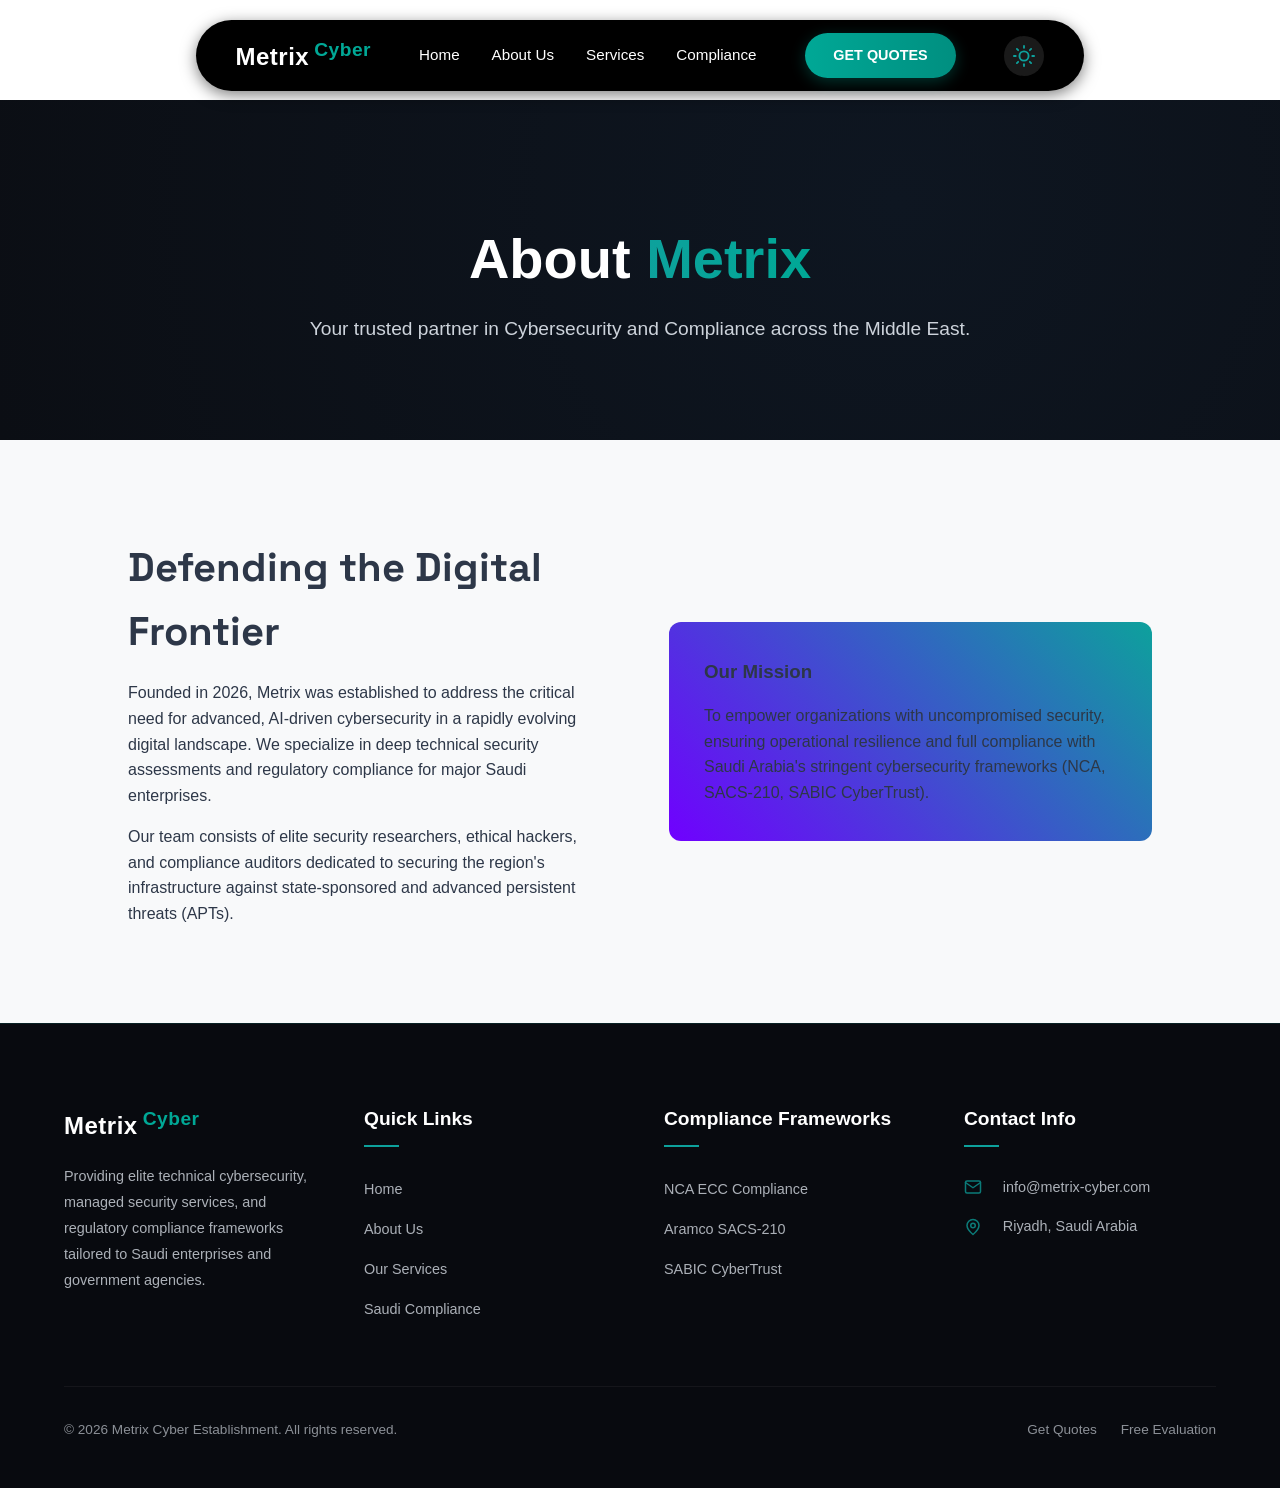
<file: about.html>
<!DOCTYPE html>
<html lang="en">
<head>
    <meta charset="UTF-8">
    <meta name="viewport" content="width=device-width, initial-scale=1.0">
    <title>About Us - Metrix Cyber | Corporate Cybersecurity Experts Saudi Arabia</title>
    <meta name="description" content="Discover Metrix Cyber, a premier Saudi cybersecurity firm based in Riyadh. Our team of elite security researchers, ethical hackers, and auditors are dedicated to defending the digital frontier.">
    <meta name="keywords" content="about metrix cyber, cybersecurity establishment riyadh, security researchers saudi arabia, ethical hackers ksa, compliance auditors middle east">
    <meta name="robots" content="index, follow">
    <link rel="canonical" href="https://metrix-cyber.com/about.html">

    <!-- Open Graph -->
    <meta property="og:type" content="website">
    <meta property="og:url" content="https://metrix-cyber.com/about.html">
    <meta property="og:title" content="About Us - Metrix Cyber | Corporate Cybersecurity Experts Saudi Arabia">
    <meta property="og:description" content="Learn about Metrix Cyber. Empowering Saudi Arabian organizations with elite cybersecurity assessments, ethical hacking, and regulatory compliance auditing.">
    <meta property="og:image" content="https://metrix-cyber.com/logo.png">

    <link rel="icon" type="image/png" href="logo.png">
    <link href="https://fonts.googleapis.com/css2?family=Outfit:wght@300;400;600;800&family=Space+Grotesk:wght@400;700&display=swap" rel="stylesheet">
    <link rel="stylesheet" href="style.css?v=2">
</head>
<body>

    <header class="header" id="header">
        <div class="container header-container">
            <div class="logo">
                <span class="logo-text">Metrix</span><span class="logo-icon">Cyber</span>
            </div>
            <nav class="nav">
                <a href="index.html">Home</a>
                <a href="index.html#about">About Us</a>
                <a href="services.html">Services</a>
                <a href="compliance.html">Compliance</a>
            </nav>
            <a href="index.html#contact" class="btn primary-btn">GET QUOTES</a>
            <button class="dark-mode-toggle" id="dark-mode-toggle" aria-label="Toggle dark mode">
                <svg class="icon-sun" xmlns="http://www.w3.org/2000/svg" viewBox="0 0 24 24" fill="none" stroke="#0da19c" stroke-width="2" stroke-linecap="round" stroke-linejoin="round"><circle cx="12" cy="12" r="5"/><line x1="12" y1="1" x2="12" y2="3"/><line x1="12" y1="21" x2="12" y2="23"/><line x1="4.22" y1="4.22" x2="5.64" y2="5.64"/><line x1="18.36" y1="18.36" x2="19.78" y2="19.78"/><line x1="1" y1="12" x2="3" y2="12"/><line x1="21" y1="12" x2="23" y2="12"/><line x1="4.22" y1="19.78" x2="5.64" y2="18.36"/><line x1="18.36" y1="5.64" x2="19.78" y2="4.22"/></svg>
                <svg class="icon-moon" xmlns="http://www.w3.org/2000/svg" viewBox="0 0 24 24" fill="none" stroke="#0da19c" stroke-width="2" stroke-linecap="round" stroke-linejoin="round"><path d="M21 12.79A9 9 0 1 1 11.21 3 7 7 0 0 0 21 12.79z"/></svg>
            </button>
        </div>
    </header>

    <main class="page-content">
        <section class="page-hero">
            <h1>About <span class="gradient-text">Metrix</span></h1>
            <p>Your trusted partner in Cybersecurity and Compliance across the Middle East.</p>
        </section>

        <section class="compliance-section" style="display:flex; gap: 4rem; align-items:center;">
            <div style="flex:1;">
                <h2 style="font-family: 'Space Grotesk'; font-size: 2.5rem; margin-bottom: 1rem;">Defending the Digital Frontier</h2>
                <p style="color: var(--text-muted); margin-bottom: 1rem;">Founded in 2026, Metrix was established to address the critical need for advanced, AI-driven cybersecurity in a rapidly evolving digital landscape. We specialize in deep technical security assessments and regulatory compliance for major Saudi enterprises.</p>
                <p style="color: var(--text-muted);">Our team consists of elite security researchers, ethical hackers, and compliance auditors dedicated to securing the region's infrastructure against state-sponsored and advanced persistent threats (APTs).</p>
            </div>
            <div style="flex:1; background: linear-gradient(45deg, #7000ff, #0da19c); padding: 3px; border-radius: 12px;">
                <div style="background: var(--bg-dark); height: 100%; border-radius: 9px; padding: 2rem; display: flex; flex-direction: column; justify-content: center;">
                    <h3 style="color: var(--accent-1); margin-bottom: 1rem;">Our Mission</h3>
                    <p style="color: var(--text-muted);">To empower organizations with uncompromised security, ensuring operational resilience and full compliance with Saudi Arabia's stringent cybersecurity frameworks (NCA, SACS-210, SABIC CyberTrust).</p>
                </div>
            </div>
        </section>
    </main>

    <!-- Footer -->
    <footer class="footer">
        <div class="container">
            <div class="footer-grid">
                <div class="footer-col footer-about">
                    <div class="logo">
                        <span class="logo-text" style="color: var(--white);">Metrix</span><span class="logo-icon">Cyber</span>
                    </div>
                    <p style="margin-top: 1rem;">Providing elite technical cybersecurity, managed security services, and regulatory compliance frameworks tailored to Saudi enterprises and government agencies.</p>
                </div>
                <div class="footer-col">
                    <h3>Quick Links</h3>
                    <ul class="footer-links-list">
                        <li><a href="index.html">Home</a></li>
                        <li><a href="about.html">About Us</a></li>
                        <li><a href="services.html">Our Services</a></li>
                        <li><a href="compliance.html">Saudi Compliance</a></li>
                    </ul>
                </div>
                <div class="footer-col">
                    <h3>Compliance Frameworks</h3>
                    <ul class="footer-links-list">
                        <li><a href="compliance.html#nca">NCA ECC Compliance</a></li>
                        <li><a href="compliance.html#aramco">Aramco SACS-210</a></li>
                        <li><a href="compliance.html#sabic">SABIC CyberTrust</a></li>
                    </ul>
                </div>
                <div class="footer-col">
                    <h3>Contact Info</h3>
                    <ul class="footer-contact-info">
                        <li style="color: var(--text-light); opacity: 0.75; font-size: 0.9rem;">
                            <svg width="18" height="18" viewBox="0 0 24 24" fill="none" stroke="currentColor" stroke-width="2" stroke-linecap="round" stroke-linejoin="round" style="margin-right: 0.5rem; color: var(--accent-cyan);"><path d="M4 4h16c1.1 0 2 .9 2 2v12c0 1.1-.9 2-2 2H4c-1.1 0-2-.9-2-2V6c0-1.1.9-2 2-2z"></path><polyline points="22,6 12,13 2,6"></polyline></svg>
                            info@metrix-cyber.com
                        </li>
                        <li style="color: var(--text-light); opacity: 0.75; font-size: 0.9rem;">
                            <svg width="18" height="18" viewBox="0 0 24 24" fill="none" stroke="currentColor" stroke-width="2" stroke-linecap="round" stroke-linejoin="round" style="margin-right: 0.5rem; color: var(--accent-cyan);"><path d="M12 2a8 8 0 0 0-8 8c0 5.25 8 12 8 12s8-6.75 8-12a8 8 0 0 0-8-8z"></path><circle cx="12" cy="10" r="3"></circle></svg>
                            Riyadh, Saudi Arabia
                        </li>
                    </ul>
                </div>
            </div>
            <div class="footer-bottom">
                <p>&copy; 2026 Metrix Cyber Establishment. All rights reserved.</p>
                <div class="footer-bottom-links">
                    <a href="index.html#contact">Get Quotes</a>
                    <a href="compliance.html#evaluation">Free Evaluation</a>
                </div>
            </div>
        </div>
    </footer>

    <script src="script.js?v=2"></script>

</body>
</html>
</file>
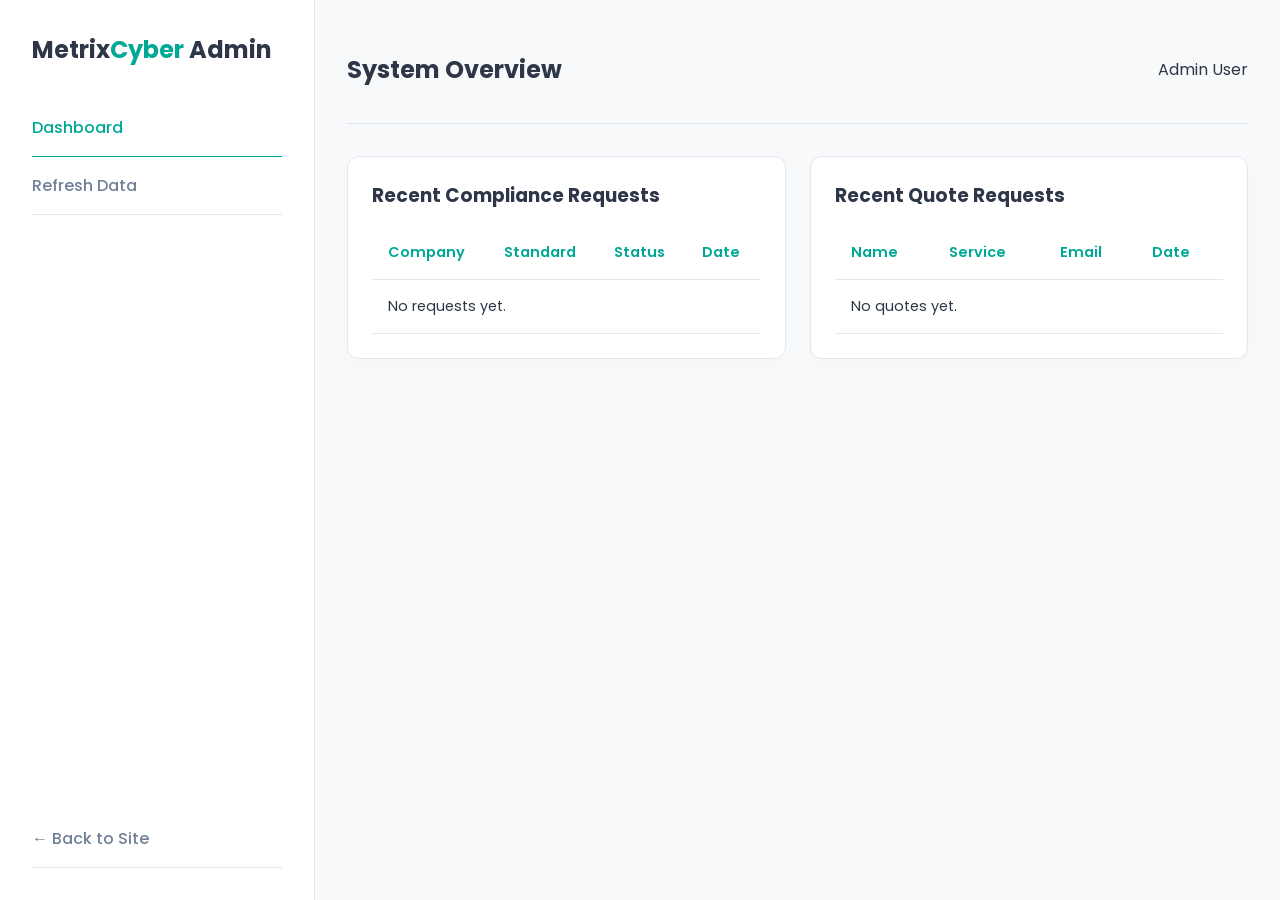
<file: admin.html>
<!DOCTYPE html>
<html lang="en">
<head>
    <meta charset="UTF-8">
    <meta name="viewport" content="width=device-width, initial-scale=1.0">
    <title>Admin Dashboard - Metrix Cyber</title>
    <link rel="icon" type="image/png" href="logo.png">
    <link href="https://fonts.googleapis.com/css2?family=Poppins:wght@300;400;500;600;700&display=swap" rel="stylesheet">
    <style>
        :root {
            --bg-light: #F8F9FA;
            --panel-bg: #FFFFFF;
            --text-main: #2D3748;
            --accent-1: #00A896;
            --border-color: #E2E8F0;
        }
        body { margin: 0; background: var(--bg-light); color: var(--text-main); font-family: 'Poppins', sans-serif; display: flex; height: 100vh; overflow: hidden; }
        .sidebar { width: 250px; background: var(--panel-bg); border-right: 1px solid var(--border-color); padding: 2rem; display: flex; flex-direction: column; }
        .logo { font-size: 1.5rem; font-weight: 700; margin-bottom: 2rem; color: var(--text-main); }
        .logo span { color: var(--accent-1); }
        .nav-item { padding: 1rem 0; color: #718096; text-decoration: none; border-bottom: 1px solid var(--border-color); transition: 0.3s; font-weight: 500; }
        .nav-item:hover, .nav-item.active { color: var(--accent-1); border-bottom-color: var(--accent-1); }
        .main-content { flex: 1; padding: 2rem; overflow-y: auto; }
        .header-top { display: flex; justify-content: space-between; align-items: center; border-bottom: 1px solid var(--border-color); padding-bottom: 1rem; margin-bottom: 2rem; }
        .card-grid { display: grid; grid-template-columns: repeat(auto-fit, minmax(400px, 1fr)); gap: 1.5rem; }
        .card { background: var(--panel-bg); padding: 1.5rem; border-radius: 12px; border: 1px solid var(--border-color); box-shadow: 0 4px 15px rgba(0,0,0,0.02); }
        .card h3 { color: var(--text-main); margin-top: 0; margin-bottom: 1rem; }
        table { width: 100%; border-collapse: collapse; }
        th, td { padding: 1rem; text-align: left; border-bottom: 1px solid var(--border-color); font-size: 0.9rem; }
        th { color: var(--accent-1); font-weight: 600; }
        .btn { background: var(--accent-1); color: white; border: none; padding: 0.5rem 1rem; border-radius: 4px; cursor: pointer; font-family: 'Poppins', sans-serif; }
    </style>
</head>
<body>
    <div class="sidebar">
        <div class="logo">Metrix<span>Cyber</span> Admin</div>
        <a href="#" class="nav-item active">Dashboard</a>
        <a href="#" class="nav-item" onclick="loadData()">Refresh Data</a>
        <a href="index.html" class="nav-item" style="margin-top: auto;">← Back to Site</a>
    </div>
    <div class="main-content">
        <div class="header-top">
            <h2>System Overview</h2>
            <div>Admin User</div>
        </div>
        
        <div class="card-grid">
            <div class="card">
                <h3>Recent Compliance Requests</h3>
                <table>
                    <thead><tr><th>Company</th><th>Standard</th><th>Status</th><th>Date</th></tr></thead>
                    <tbody id="compliance-table">
                        <!-- Loaded via JS -->
                    </tbody>
                </table>
            </div>
            
            <div class="card">
                <h3>Recent Quote Requests</h3>
                <table>
                    <thead><tr><th>Name</th><th>Service</th><th>Email</th><th>Date</th></tr></thead>
                    <tbody id="quotes-table">
                        <!-- Loaded via JS -->
                    </tbody>
                </table>
            </div>
        </div>
    </div>

    <script>
        const loadData = () => {
            // Load Compliance
            const compTable = document.getElementById('compliance-table');
            const compData = JSON.parse(localStorage.getItem('complianceRequests')) || [];
            compTable.innerHTML = compData.length === 0 ? '<tr><td colspan="4">No requests yet.</td></tr>' : 
                compData.map(d => `<tr><td>${d.company}</td><td>${d.standard}</td><td>${d.status}</td><td>${d.date}</td></tr>`).join('');

            // Load Quotes
            const quoteTable = document.getElementById('quotes-table');
            const quoteData = JSON.parse(localStorage.getItem('quoteRequests')) || [];
            quoteTable.innerHTML = quoteData.length === 0 ? '<tr><td colspan="4">No quotes yet.</td></tr>' : 
                quoteData.map(d => `<tr><td>${d.name}</td><td>${d.service}</td><td>${d.email}</td><td>${d.date}</td></tr>`).join('');
        };

        // Load on start
        document.addEventListener('DOMContentLoaded', loadData);
    </script>
</body>
</html>
</file>
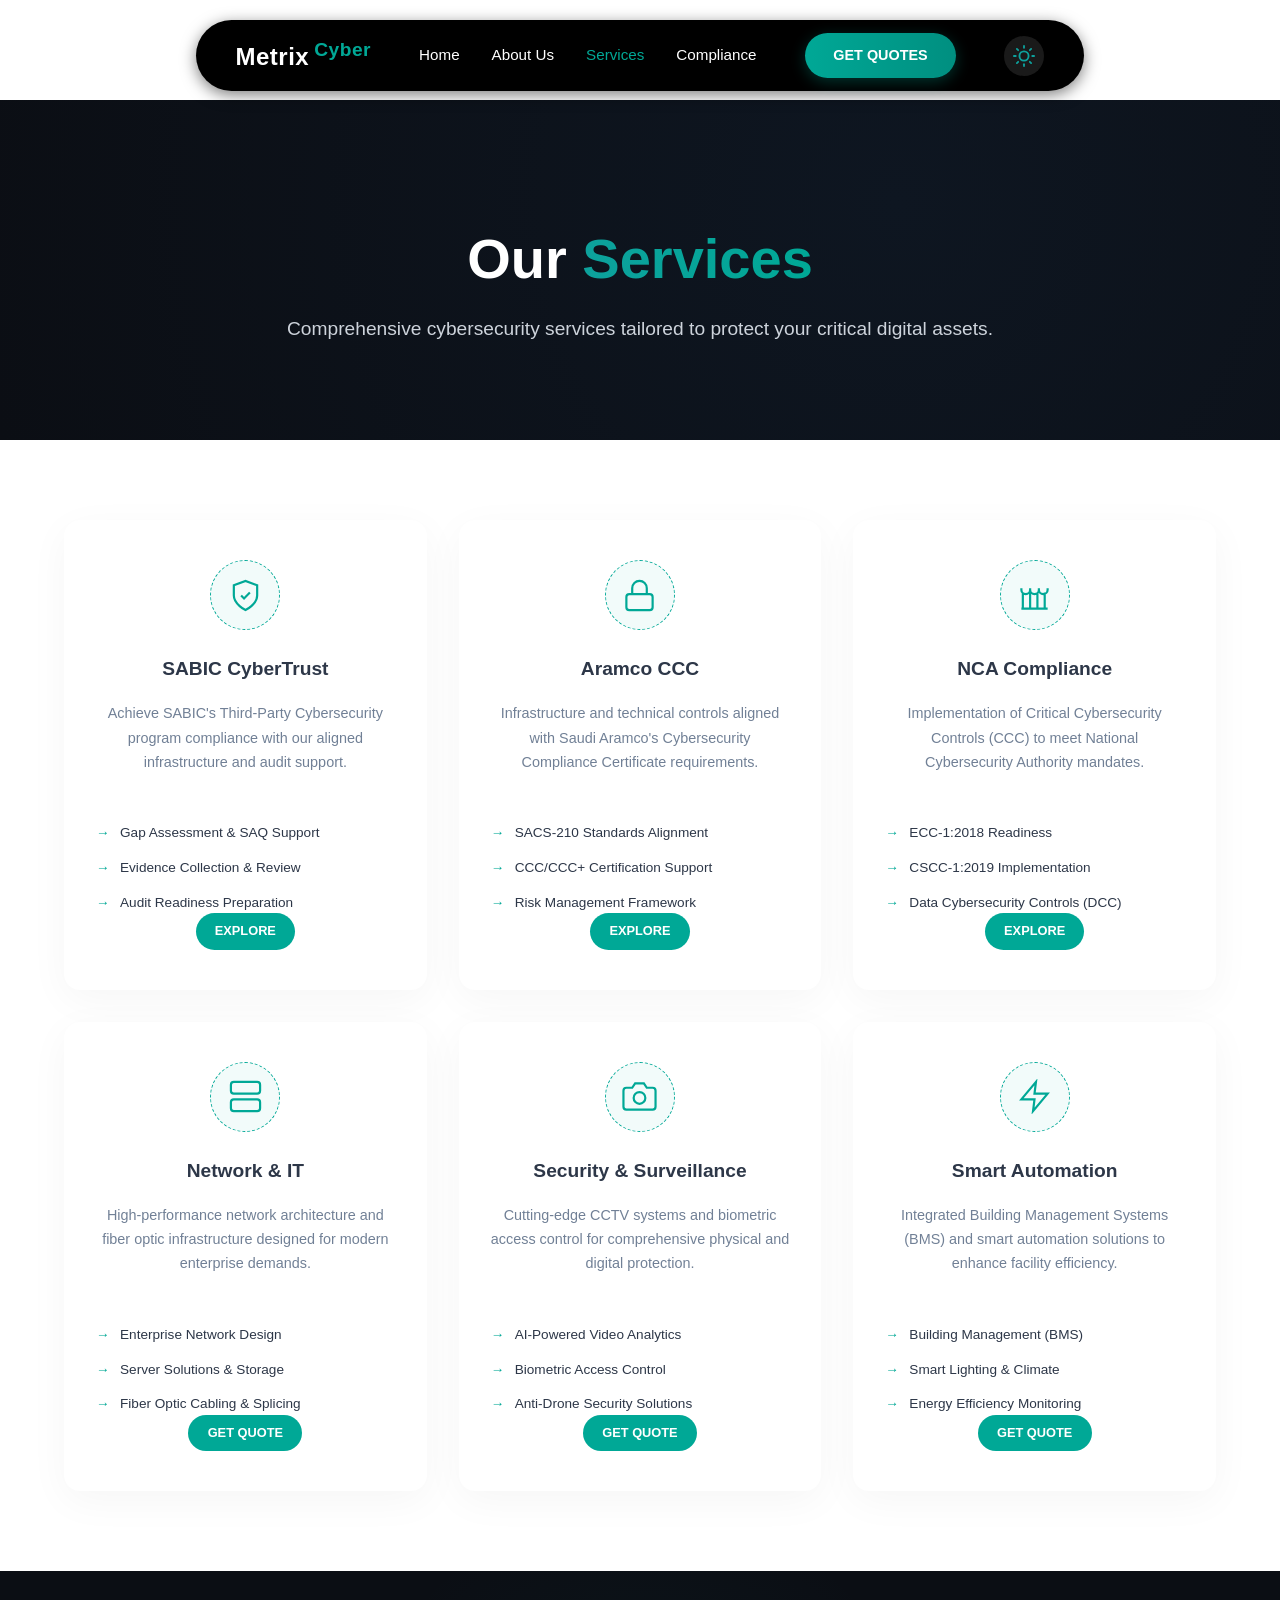
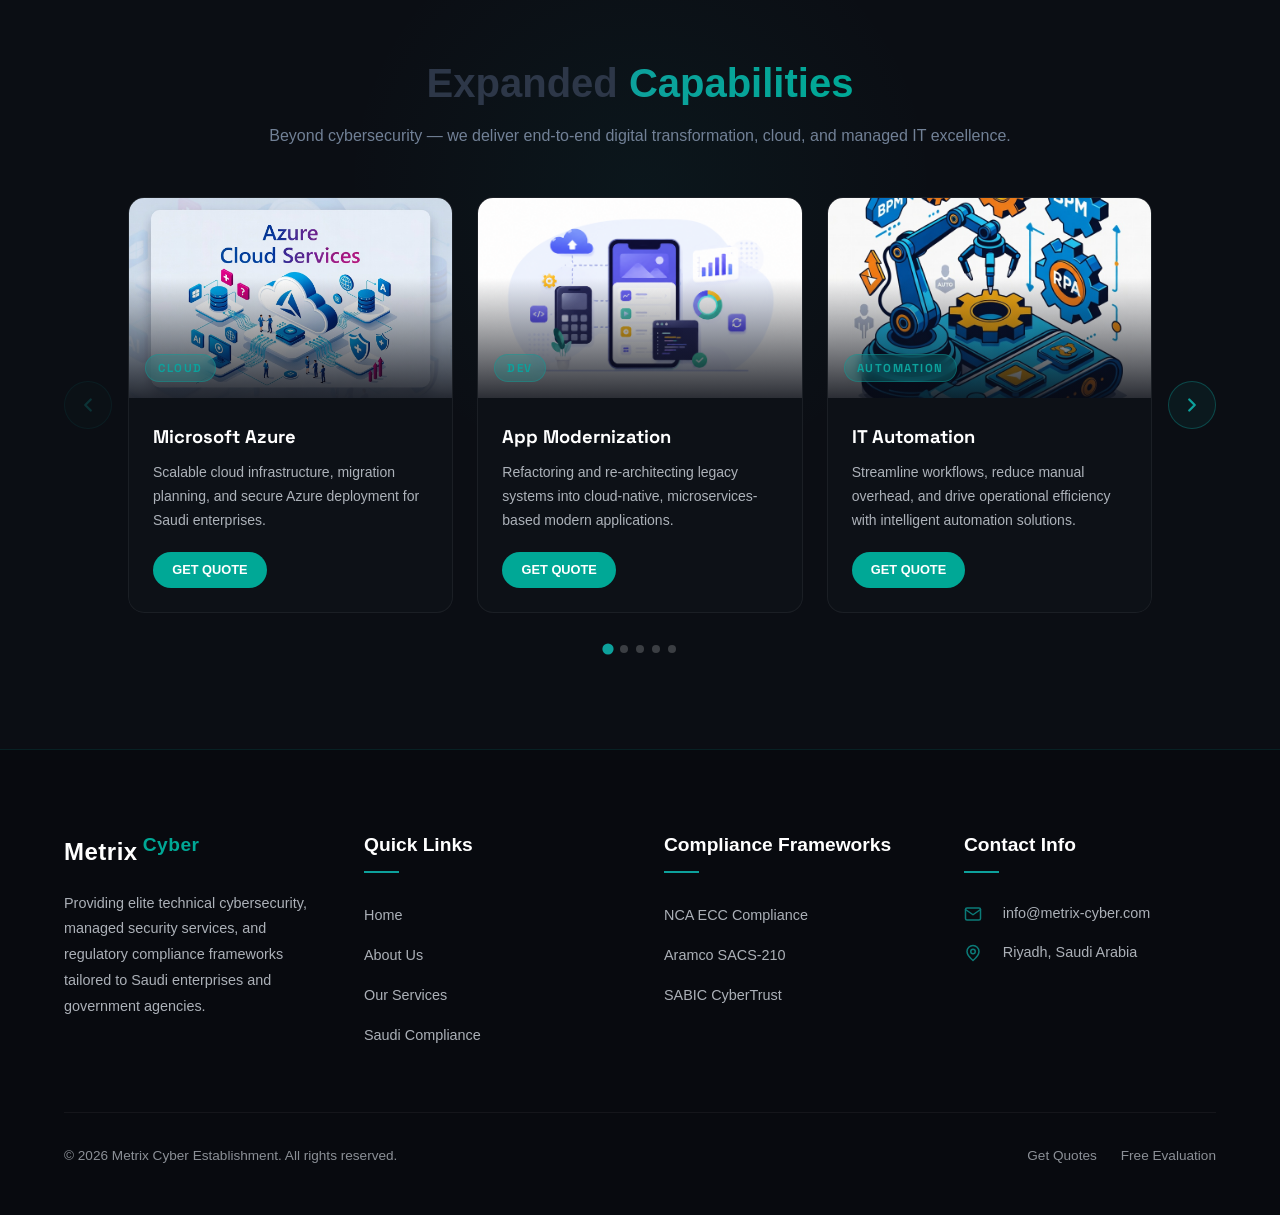
<file: services.html>
<!DOCTYPE html>
<html lang="en">
<head>
    <meta charset="UTF-8">
    <meta name="viewport" content="width=device-width, initial-scale=1.0">
    <title>Managed IT & Corporate Cybersecurity Services - Metrix Cyber</title>
    <meta name="description" content="Explore Metrix Cyber's expert corporate services: SABIC CyberTrust, Aramco CCC compliance, NCA ECC audit prep, smart surveillance, advanced networking, and facility BMS automation in Saudi Arabia.">
    <meta name="keywords" content="cybersecurity services ksa, saudi it solutions, smart surveillance riyadh, sacs-210 aramco, sabic cybertrust services, bms smart automation saudi">
    <meta name="robots" content="index, follow">
    <link rel="canonical" href="https://metrix-cyber.com/services.html">

    <!-- Open Graph -->
    <meta property="og:type" content="website">
    <meta property="og:url" content="https://metrix-cyber.com/services.html">
    <meta property="og:title" content="Managed IT & Corporate Cybersecurity Services - Metrix Cyber">
    <meta property="og:description" content="High-performance cybersecurity & corporate IT solutions across Saudi Arabia. Aramco CCC, SABIC CyberTrust, smart automation, CCTV, and network infrastructure.">
    <meta property="og:image" content="https://metrix-cyber.com/logo.png">

    <link rel="icon" type="image/png" href="logo.png">
    <link href="https://fonts.googleapis.com/css2?family=Outfit:wght@300;400;600;800&family=Space+Grotesk:wght@400;700&display=swap" rel="stylesheet">
    <link rel="stylesheet" href="style.css?v=2">
</head>
<body>

    <header class="header" id="header">
        <div class="container header-container">
            <div class="logo">
                <span class="logo-text">Metrix</span><span class="logo-icon">Cyber</span>
            </div>
            <nav class="nav">
                <a href="index.html">Home</a>
                <a href="index.html#about">About Us</a>
                <a href="services.html" class="active">Services</a>
                <a href="compliance.html">Compliance</a>
            </nav>
            <a href="https://forms.cloud.microsoft/r/xnYVCpfbb3" target="_blank" rel="noopener" class="btn primary-btn">GET QUOTES</a>
            <button class="dark-mode-toggle" id="dark-mode-toggle" aria-label="Toggle dark mode">
                <svg class="icon-sun" xmlns="http://www.w3.org/2000/svg" viewBox="0 0 24 24" fill="none" stroke="#0da19c" stroke-width="2" stroke-linecap="round" stroke-linejoin="round"><circle cx="12" cy="12" r="5"/><line x1="12" y1="1" x2="12" y2="3"/><line x1="12" y1="21" x2="12" y2="23"/><line x1="4.22" y1="4.22" x2="5.64" y2="5.64"/><line x1="18.36" y1="18.36" x2="19.78" y2="19.78"/><line x1="1" y1="12" x2="3" y2="12"/><line x1="21" y1="12" x2="23" y2="12"/><line x1="4.22" y1="19.78" x2="5.64" y2="18.36"/><line x1="18.36" y1="5.64" x2="19.78" y2="4.22"/></svg>
                <svg class="icon-moon" xmlns="http://www.w3.org/2000/svg" viewBox="0 0 24 24" fill="none" stroke="#0da19c" stroke-width="2" stroke-linecap="round" stroke-linejoin="round"><path d="M21 12.79A9 9 0 1 1 11.21 3 7 7 0 0 0 21 12.79z"/></svg>
            </button>
        </div>
    </header>

    <main class="page-content">
        <section class="page-hero">
            <h1>Our <span class="gradient-text">Services</span></h1>
            <p>Comprehensive cybersecurity services tailored to protect your critical digital assets.</p>
        </section>

        <section class="services section-scroll">
            <div class="container">
                <div class="services-grid">
                    <div class="service-card scroll-reveal">
                        <div class="icon-wrapper">
                            <img src="data:image/svg+xml;utf8,<svg xmlns='http://www.w3.org/2000/svg' viewBox='0 0 24 24' fill='none' stroke='%2300A896' stroke-width='1.5'><path d='M12 22s8-4 8-10V5l-8-3-8 3v7c0 6 8 10 8 10z'/><path d='M9 12l2 2 4-4'/></svg>" alt="SABIC CyberTrust">
                        </div>
                        <h3>SABIC CyberTrust</h3>
                        <p>Achieve SABIC's Third-Party Cybersecurity program compliance with our aligned infrastructure and audit support.</p>
                        <ul class="service-details">
                            <li>Gap Assessment & SAQ Support</li>
                            <li>Evidence Collection & Review</li>
                            <li>Audit Readiness Preparation</li>
                        </ul>
                        <a href="compliance.html#sabic-ct" class="btn-small">EXPLORE</a>
                    </div>

                    <div class="service-card scroll-reveal">
                        <div class="icon-wrapper">
                            <img src="data:image/svg+xml;utf8,<svg xmlns='http://www.w3.org/2000/svg' viewBox='0 0 24 24' fill='none' stroke='%2300A896' stroke-width='1.5'><rect x='3' y='11' width='18' height='11' rx='2' ry='2'/><path d='M7 11V7a5 5 0 0 1 10 0v4'/></svg>" alt="Aramco CCC">
                        </div>
                        <h3>Aramco CCC</h3>
                        <p>Infrastructure and technical controls aligned with Saudi Aramco's Cybersecurity Compliance Certificate requirements.</p>
                        <ul class="service-details">
                            <li>SACS-210 Standards Alignment</li>
                            <li>CCC/CCC+ Certification Support</li>
                            <li>Risk Management Framework</li>
                        </ul>
                        <a href="compliance.html#sacs-210" class="btn-small">EXPLORE</a>
                    </div>

                    <div class="service-card scroll-reveal">
                        <div class="icon-wrapper">
                            <img src="data:image/svg+xml;utf8,<svg xmlns='http://www.w3.org/2000/svg' viewBox='0 0 24 24' fill='none' stroke='%2300A896' stroke-width='1.5'><path d='M3 21h18M3 7v1a3 3 0 006 0V7m0 1a3 3 0 006 0V7m0 1a3 3 0 006 0V7M4 21V10m5 11V10m5 11V10m5 11V10'/></svg>" alt="NCA Compliance">
                        </div>
                        <h3>NCA Compliance</h3>
                        <p>Implementation of Critical Cybersecurity Controls (CCC) to meet National Cybersecurity Authority mandates.</p>
                        <ul class="service-details">
                            <li>ECC-1:2018 Readiness</li>
                            <li>CSCC-1:2019 Implementation</li>
                            <li>Data Cybersecurity Controls (DCC)</li>
                        </ul>
                        <a href="compliance.html#nca" class="btn-small">EXPLORE</a>
                    </div>

                    <div class="service-card scroll-reveal">
                        <div class="icon-wrapper">
                            <img src="data:image/svg+xml;utf8,<svg xmlns='http://www.w3.org/2000/svg' viewBox='0 0 24 24' fill='none' stroke='%2300A896' stroke-width='1.5'><rect x='2' y='2' width='20' height='8' rx='2'/><rect x='2' y='14' width='20' height='8' rx='2'/><line x1='6' y1='6' x2='6.01' y2='6'/><line x1='6' y1='18' x2='6.01' y2='18'/></svg>" alt="Network & IT">
                        </div>
                        <h3>Network & IT</h3>
                        <p>High-performance network architecture and fiber optic infrastructure designed for modern enterprise demands.</p>
                        <ul class="service-details">
                            <li>Enterprise Network Design</li>
                            <li>Server Solutions & Storage</li>
                            <li>Fiber Optic Cabling & Splicing</li>
                        </ul>
                        <a href="index.html#contact" class="btn-small">GET QUOTE</a>
                    </div>

                    <div class="service-card scroll-reveal">
                        <div class="icon-wrapper">
                            <img src="data:image/svg+xml;utf8,<svg xmlns='http://www.w3.org/2000/svg' viewBox='0 0 24 24' fill='none' stroke='%2300A896' stroke-width='1.5'><path d='M23 19a2 2 0 0 1-2 2H3a2 2 0 0 1-2-2V8a2 2 0 0 1 2-2h4l2-3h6l2 3h4a2 2 0 0 1 2 2z'/><circle cx='12' cy='13' r='4'/></svg>" alt="Security & Surveillance">
                        </div>
                        <h3>Security & Surveillance</h3>
                        <p>Cutting-edge CCTV systems and biometric access control for comprehensive physical and digital protection.</p>
                        <ul class="service-details">
                            <li>AI-Powered Video Analytics</li>
                            <li>Biometric Access Control</li>
                            <li>Anti-Drone Security Solutions</li>
                        </ul>
                        <a href="index.html#contact" class="btn-small">GET QUOTE</a>
                    </div>

                    <div class="service-card scroll-reveal">
                        <div class="icon-wrapper">
                            <img src="data:image/svg+xml;utf8,<svg xmlns='http://www.w3.org/2000/svg' viewBox='0 0 24 24' fill='none' stroke='%2300A896' stroke-width='1.5'><path d='M13 2L3 14h9l-1 8 10-12h-9l1-8z'/></svg>" alt="Smart Automation">
                        </div>
                        <h3>Smart Automation</h3>
                        <p>Integrated Building Management Systems (BMS) and smart automation solutions to enhance facility efficiency.</p>
                        <ul class="service-details">
                            <li>Building Management (BMS)</li>
                            <li>Smart Lighting & Climate</li>
                            <li>Energy Efficiency Monitoring</li>
                        </ul>
                        <a href="index.html#contact" class="btn-small">GET QUOTE</a>
                    </div>
                </div>
            </div>
        </section>

        <section class="img-services-section" id="img-services">
            <div class="container">
                <div class="section-header" style="margin-bottom: 3rem;">
                    <h2>Expanded <span class="gradient-text">Capabilities</span></h2>
                    <p>Beyond cybersecurity — we deliver end-to-end digital transformation, cloud, and managed IT excellence.</p>
                </div>

                <div class="img-carousel-wrapper">
                    <!-- Left Arrow -->
                    <button class="carousel-arrow carousel-arrow-left" id="carousel-prev" aria-label="Previous service">
                        <svg xmlns="http://www.w3.org/2000/svg" width="22" height="22" viewBox="0 0 24 24" fill="none" stroke="currentColor" stroke-width="2.5" stroke-linecap="round" stroke-linejoin="round"><polyline points="15 18 9 12 15 6"></polyline></svg>
                    </button>

                    <!-- Carousel Track -->
                    <div class="img-carousel-viewport" id="img-carousel-viewport">
                        <div class="img-carousel-track" id="img-carousel-track">

                            <!-- Slide: AZURE -->
                            <div class="img-service-card" id="azure">
                                <div class="img-service-thumb">
                                    <img src="images/AZURE.jpg" alt="Microsoft Azure Cloud Services Saudi Arabia" loading="lazy">
                                    <div class="img-service-overlay">
                                        <span class="img-service-badge">Cloud</span>
                                    </div>
                                </div>
                                <div class="img-service-body">
                                    <h3>Microsoft Azure</h3>
                                    <p>Scalable cloud infrastructure, migration planning, and secure Azure deployment for Saudi enterprises.</p>
                                    <a href="https://forms.cloud.microsoft/r/xnYVCpfbb3" target="_blank" rel="noopener" class="btn-small">GET QUOTE</a>
                                </div>
                            </div>

                            <!-- Slide: App Modernization -->
                            <div class="img-service-card" id="app-modernization">
                                <div class="img-service-thumb">
                                    <img src="images/App Modernization.png" alt="Application Modernization Services KSA" loading="lazy">
                                    <div class="img-service-overlay">
                                        <span class="img-service-badge">Dev</span>
                                    </div>
                                </div>
                                <div class="img-service-body">
                                    <h3>App Modernization</h3>
                                    <p>Refactoring and re-architecting legacy systems into cloud-native, microservices-based modern applications.</p>
                                    <a href="https://forms.cloud.microsoft/r/xnYVCpfbb3" target="_blank" rel="noopener" class="btn-small">GET QUOTE</a>
                                </div>
                            </div>

                            <!-- Slide: Automation -->
                            <div class="img-service-card" id="automation">
                                <div class="img-service-thumb">
                                    <img src="images/Automation.jpg" alt="IT Process Automation Saudi Arabia" loading="lazy">
                                    <div class="img-service-overlay">
                                        <span class="img-service-badge">Automation</span>
                                    </div>
                                </div>
                                <div class="img-service-body">
                                    <h3>IT Automation</h3>
                                    <p>Streamline workflows, reduce manual overhead, and drive operational efficiency with intelligent automation solutions.</p>
                                    <a href="https://forms.cloud.microsoft/r/xnYVCpfbb3" target="_blank" rel="noopener" class="btn-small">GET QUOTE</a>
                                </div>
                            </div>

                            <!-- Slide: Data Analytics -->
                            <div class="img-service-card" id="data-analytics">
                                <div class="img-service-thumb">
                                    <img src="images/Data Analytics.jpg" alt="Data Analytics and Business Intelligence KSA" loading="lazy">
                                    <div class="img-service-overlay">
                                        <span class="img-service-badge">Analytics</span>
                                    </div>
                                </div>
                                <div class="img-service-body">
                                    <h3>Data Analytics</h3>
                                    <p>Transform raw data into strategic intelligence with advanced BI dashboards, reporting, and predictive analytics.</p>
                                    <a href="https://forms.cloud.microsoft/r/xnYVCpfbb3" target="_blank" rel="noopener" class="btn-small">GET QUOTE</a>
                                </div>
                            </div>

                            <!-- Slide: Digital Transformation -->
                            <div class="img-service-card" id="digital-transformation">
                                <div class="img-service-thumb">
                                    <img src="images/DigitalTransformation.jpg" alt="Digital Transformation Consulting Saudi Arabia" loading="lazy">
                                    <div class="img-service-overlay">
                                        <span class="img-service-badge">Strategy</span>
                                    </div>
                                </div>
                                <div class="img-service-body">
                                    <h3>Digital Transformation</h3>
                                    <p>End-to-end digital strategy, roadmap planning, and execution to position your organization for the future.</p>
                                    <a href="https://forms.cloud.microsoft/r/xnYVCpfbb3" target="_blank" rel="noopener" class="btn-small">GET QUOTE</a>
                                </div>
                            </div>

                            <!-- Slide: Managed IT -->
                            <div class="img-service-card" id="managed-it">
                                <div class="img-service-thumb">
                                    <img src="images/ManagedIT.jpg" alt="Managed IT Services Riyadh Saudi Arabia" loading="lazy">
                                    <div class="img-service-overlay">
                                        <span class="img-service-badge">Managed</span>
                                    </div>
                                </div>
                                <div class="img-service-body">
                                    <h3>Managed IT Services</h3>
                                    <p>Proactive 24/7 monitoring, helpdesk support, and full IT management so you can focus on your core business.</p>
                                    <a href="https://forms.cloud.microsoft/r/xnYVCpfbb3" target="_blank" rel="noopener" class="btn-small">GET QUOTE</a>
                                </div>
                            </div>

                            <!-- Slide: Microsoft Dynamics -->
                            <div class="img-service-card" id="dynamics">
                                <div class="img-service-thumb">
                                    <img src="images/Microsoft Dynamics.jpg" alt="Microsoft Dynamics 365 Implementation KSA" loading="lazy">
                                    <div class="img-service-overlay">
                                        <span class="img-service-badge">ERP / CRM</span>
                                    </div>
                                </div>
                                <div class="img-service-body">
                                    <h3>Microsoft Dynamics 365</h3>
                                    <p>Full-cycle Dynamics 365 implementation, integration, and customization for sales, finance, and operations.</p>
                                    <a href="https://forms.cloud.microsoft/r/xnYVCpfbb3" target="_blank" rel="noopener" class="btn-small">GET QUOTE</a>
                                </div>
                            </div>

                        </div><!-- /track -->
                    </div><!-- /viewport -->

                    <!-- Right Arrow -->
                    <button class="carousel-arrow carousel-arrow-right" id="carousel-next" aria-label="Next service">
                        <svg xmlns="http://www.w3.org/2000/svg" width="22" height="22" viewBox="0 0 24 24" fill="none" stroke="currentColor" stroke-width="2.5" stroke-linecap="round" stroke-linejoin="round"><polyline points="9 18 15 12 9 6"></polyline></svg>
                    </button>
                </div>

                <!-- Dot Indicators -->
                <div class="carousel-dots" id="carousel-dots"></div>
            </div>
        </section>
    </main>

    <!-- Footer -->
    <footer class="footer">
        <div class="container">
            <div class="footer-grid">
                <div class="footer-col footer-about">
                    <div class="logo">
                        <span class="logo-text" style="color: var(--white);">Metrix</span><span class="logo-icon">Cyber</span>
                    </div>
                    <p style="margin-top: 1rem;">Providing elite technical cybersecurity, managed security services, and regulatory compliance frameworks tailored to Saudi enterprises and government agencies.</p>
                </div>
                <div class="footer-col">
                    <h3>Quick Links</h3>
                    <ul class="footer-links-list">
                        <li><a href="index.html">Home</a></li>
                        <li><a href="about.html">About Us</a></li>
                        <li><a href="services.html">Our Services</a></li>
                        <li><a href="compliance.html">Saudi Compliance</a></li>
                    </ul>
                </div>
                <div class="footer-col">
                    <h3>Compliance Frameworks</h3>
                    <ul class="footer-links-list">
                        <li><a href="compliance.html#nca">NCA ECC Compliance</a></li>
                        <li><a href="compliance.html#aramco">Aramco SACS-210</a></li>
                        <li><a href="compliance.html#sabic">SABIC CyberTrust</a></li>
                    </ul>
                </div>
                <div class="footer-col">
                    <h3>Contact Info</h3>
                    <ul class="footer-contact-info">
                        <li style="color: var(--text-light); opacity: 0.75; font-size: 0.9rem;">
                            <svg width="18" height="18" viewBox="0 0 24 24" fill="none" stroke="currentColor" stroke-width="2" stroke-linecap="round" stroke-linejoin="round" style="margin-right: 0.5rem; color: var(--accent-cyan);"><path d="M4 4h16c1.1 0 2 .9 2 2v12c0 1.1-.9 2-2 2H4c-1.1 0-2-.9-2-2V6c0-1.1.9-2 2-2z"></path><polyline points="22,6 12,13 2,6"></polyline></svg>
                            info@metrix-cyber.com
                        </li>
                        <li style="color: var(--text-light); opacity: 0.75; font-size: 0.9rem;">
                            <svg width="18" height="18" viewBox="0 0 24 24" fill="none" stroke="currentColor" stroke-width="2" stroke-linecap="round" stroke-linejoin="round" style="margin-right: 0.5rem; color: var(--accent-cyan);"><path d="M12 2a8 8 0 0 0-8 8c0 5.25 8 12 8 12s8-6.75 8-12a8 8 0 0 0-8-8z"></path><circle cx="12" cy="10" r="3"></circle></svg>
                            Riyadh, Saudi Arabia
                        </li>
                    </ul>
                </div>
            </div>
            <div class="footer-bottom">
                <p>&copy; 2026 Metrix Cyber Establishment. All rights reserved.</p>
                <div class="footer-bottom-links">
                    <a href="https://forms.cloud.microsoft/r/xnYVCpfbb3" target="_blank" rel="noopener">Get Quotes</a>
                    <a href="compliance.html#evaluation">Free Evaluation</a>
                </div>
            </div>
        </div>
    </footer>

    <script src="script.js?v=2"></script>

</body>
</html>
</file>
<file: style.css>
/* Color Palette based on Screenshots */
:root {
    --primary-teal: #00A896; /* Close match to the teal/cyan in screenshots */
    --primary-dark: #008f80;
    --dark-bg: #0B0E14; /* Deep dark background for hero */
    --light-bg: #F8F9FA; /* Off-white for sections */
    --white: #FFFFFF;
    --text-dark: #2D3748; /* Text on light background */
    --text-light: #E2E8F0; /* Text on dark background */
    --gray-muted: #718096;
    --font-main: 'Poppins', sans-serif;
    --transition-speed: 0.4s;
    --z-loader: 9999;
    --accent-cyan: #0da19c;
}

* { margin: 0; padding: 0; box-sizing: border-box; }
html { scroll-behavior: smooth; font-family: var(--font-main); overflow-x: hidden; }
body { background-color: var(--white); color: var(--text-dark); line-height: 1.6; }

/* Scroll Animations */
.scroll-reveal {
    opacity: 0;
    transform: translateY(40px);
    transition: opacity 0.8s ease-out, transform 0.8s ease-out;
}
.scroll-reveal.visible {
    opacity: 1;
    transform: translateY(0);
}
.scroll-reveal-delay {
    opacity: 0;
    transform: translateY(30px);
    transition: opacity 0.6s ease-out, transform 0.6s ease-out;
}
.scroll-reveal-delay.visible {
    opacity: 1;
    transform: translateY(0);
}

.container {
    width: 90%;
    max-width: 1200px;
    margin: 0 auto;
    position: relative;
    z-index: 2;
}

.section-scroll { padding: 5rem 0; }
.section-header { text-align: center; margin-bottom: 3rem; }
.section-header h2 { font-size: 2.5rem; font-weight: 700; color: var(--text-dark); margin-bottom: 0.5rem; }
.section-header p { color: var(--gray-muted); font-size: 1rem; }

/* Buttons */
.btn {
    display: inline-block; padding: 0.7rem 1.8rem; border-radius: 30px; font-weight: 600; text-decoration: none; font-size: 0.9rem; cursor: pointer; transition: all var(--transition-speed); border: none; outline: none;
}
.primary-btn {
    background: linear-gradient(90deg, #00A896, #008f80); color: var(--white); box-shadow: 0 4px 15px rgba(0, 168, 150, 0.3);
}
.primary-btn:hover { transform: translateY(-2px); box-shadow: 0 6px 20px rgba(0, 168, 150, 0.4); }

.btn-small {
    background: var(--primary-teal); color: var(--white); padding: 0.5rem 1.2rem; border-radius: 20px; text-decoration: none; font-size: 0.8rem; font-weight: 600; transition: 0.3s;
}
.btn-small:hover { background: var(--primary-dark); }

/* Preloader */
#preloader {
    position: fixed;
    top: 0;
    left: 0;
    width: 100%;
    height: 100%;
    background-color: var(--dark-bg);
    display: flex;
    justify-content: center;
    align-items: center;
    z-index: var(--z-loader);
    transition: opacity 0.8s ease, visibility 0.8s;
}

#preloader.fade-out {
    opacity: 0;
    visibility: hidden;
}

.loader-content {
    text-align: center;
    display: flex;
    flex-direction: column;
    align-items: center;
    gap: 3rem;
}

.loader-logo-img {
    width: 250px;
    animation: logoPulse 2s infinite ease-in-out;
}

.loader-logo-img img {
    width: 100%;
    height: auto;
    border-radius: 20px;
    box-shadow: 0 0 30px rgba(0, 168, 150, 0.2);
    display: block;
}

.loader-progress-container {
    width: 300px;
    display: flex;
    flex-direction: column;
    align-items: center;
    gap: 1rem;
}

.loader-bar {
    width: 100%;
    height: 6px;
    background: rgba(255, 255, 255, 0.1);
    border-radius: 10px;
    position: relative;
    overflow: hidden;
}

.loader-bar::after {
    content: "";
    position: absolute;
    top: 0;
    left: 0;
    width: var(--load-progress, 0%);
    height: 100%;
    background: linear-gradient(90deg, var(--primary-teal), var(--accent-cyan));
    transition: width 0.1s linear;
}

.loader-percent {
    color: var(--white);
    font-size: 1.2rem;
    font-weight: 600;
    font-family: 'Space Grotesk', sans-serif;
}

@keyframes logoPulse {
    0%, 100% { transform: scale(1); filter: drop-shadow(0 0 0px var(--primary-teal)); }
    50% { transform: scale(1.05); filter: drop-shadow(0 0 30px var(--primary-teal)); }
}


/* Header */
.header { position: fixed; top: 20px; width: 100%; padding: 0; z-index: 100; transition: all 0.4s; display: flex; justify-content: center; }
.header.scrolled { top: 0; }

.header-container { 
    background: #000000; 
    border-radius: 50px; 
    padding: 0.8rem 2.5rem; 
    display: flex; justify-content: space-between; align-items: center; 
    transition: all 0.4s;
    box-shadow: 0 4px 15px rgba(0,0,0,0.5);
    width: max-content;
    gap: 3rem;
}

.header.scrolled .header-container { 
    background: var(--white); 
    border-radius: 0; 
    padding: 1.2rem 5%; 
    max-width: 100%; 
    width: 100%;
    box-shadow: 0 2px 10px rgba(0,0,0,0.05);
}

.logo { font-size: 1.5rem; font-weight: 600; letter-spacing: 0.5px; }
.logo-text { color: var(--white); transition: color 0.3s; }
.logo-icon { color: var(--primary-teal); font-size: 1.2rem; vertical-align: super; font-weight: 700; margin-left: 5px; }
.header.scrolled .logo-text { color: var(--text-dark); }

.nav { display: flex; gap: 2rem; align-items: center; }
.nav a { color: var(--white); text-decoration: none; font-weight: 500; font-size: 0.95rem; transition: color 0.3s; }
.nav a:hover, .nav a.active { color: var(--primary-teal); }
.header.scrolled .nav a { color: var(--text-dark); }
.header.scrolled .nav a:hover, .header.scrolled .nav a.active { color: var(--primary-teal); }

/* Dropdown */
.dropdown { position: relative; display: inline-block; }
.dropdown-content { display: none; position: absolute; background-color: var(--white); min-width: 160px; box-shadow: 0px 8px 16px 0px rgba(0,0,0,0.1); z-index: 1; border-radius: 8px; top: 100%; overflow: hidden; margin-top: 10px; }
.dropdown-content a { color: var(--text-dark) !important; padding: 12px 16px; text-decoration: none; display: block; font-size: 0.85rem; }
.dropdown-content a:hover { background-color: rgba(0, 168, 150, 0.05); color: var(--primary-teal) !important; }
.dropdown:hover .dropdown-content { display: block; }

/* Hero Section */
.hero {
    height: 100vh; position: relative; display: flex; align-items: center; background: radial-gradient(circle at right center, #0e1621, var(--dark-bg)); overflow: hidden;
}
#hero-canvas { position: absolute; top: 0; left: 0; width: 100%; height: 100%; z-index: 1; }
.hero-content { margin-top: 5rem; max-width: 600px; }
.hero h1 { font-size: 3.5rem; color: var(--white); font-weight: 700; line-height: 1.2; margin-bottom: 1rem; }
.hero h1 span { color: var(--white); position: relative; }
.hero h1 .dot { width: 8px; height: 8px; background: var(--primary-teal); border-radius: 50%; display: inline-block; margin-left: 5px; }
.hero p { color: var(--text-light); font-size: 1.1rem; margin-bottom: 2rem; max-width: 500px; }
.hero-image-placeholder { position: absolute; right: 0; top: 0; width: 100%; height: 100%; z-index: 0; pointer-events: none; }
.hero-image-placeholder img { width: 100%; height: 100%; object-fit: cover; object-position: right center; opacity: 0.8; }

/* Services Section */
.services { background-color: var(--white); position: relative; overflow: hidden; }
#services-bg-container { position: absolute; top: 0; left: 0; width: 100%; height: 100%; z-index: 1; opacity: 0.1; background-size: cover; background-position: center; pointer-events: none; }
.services-grid { display: grid; grid-template-columns: repeat(auto-fit, minmax(300px, 1fr)); gap: 2rem; }
.service-card {
    background: var(--white); 
    padding: 2.5rem 2rem; 
    border-radius: 16px; 
    box-shadow: 0 10px 40px rgba(0,0,0,0.04); 
    text-align: center; 
    transition: transform 0.4s, box-shadow 0.4s;
    display: flex;
    flex-direction: column;
    height: 100%;
}
.service-card:hover { transform: translateY(-10px); box-shadow: 0 15px 50px rgba(0, 168, 150, 0.1); }
.icon-wrapper { width: 70px; height: 70px; margin: 0 auto 1.5rem auto; border-radius: 50%; background: rgba(0, 168, 150, 0.05); border: 1px dashed var(--primary-teal); display: flex; justify-content: center; align-items: center; flex-shrink: 0; }
.icon-wrapper img { width: 35px; height: 35px; }
.service-card h3 { color: var(--text-dark); font-size: 1.2rem; font-weight: 600; margin-bottom: 1rem; }
.service-card p { color: var(--gray-muted); font-size: 0.9rem; margin-bottom: 1.5rem; line-height: 1.7; flex-grow: 1; }
.service-card .btn-small { margin-top: auto; align-self: center; }

.service-details {
    list-style: none;
    margin-top: 1.5rem;
    text-align: left;
    display: flex;
    flex-direction: column;
    gap: 0.8rem;
}

.service-details li {
    font-size: 0.85rem;
    color: var(--text-dark);
    padding-left: 1.5rem;
    position: relative;
    font-weight: 500;
}

.service-details li::before {
    content: "→";
    position: absolute;
    left: 0;
    color: var(--primary-teal);
    font-weight: 700;
}


/* Quote Form */
.contact { background-color: var(--light-bg); }
.quote-form { max-width: 600px; margin: 0 auto; display: flex; flex-direction: column; gap: 1.5rem; background: var(--white); padding: 3rem; border-radius: 16px; box-shadow: 0 10px 30px rgba(0,0,0,0.03); }
.quote-form input, .quote-form select, .quote-form textarea {
    width: 100%; padding: 1rem; border: 1px solid #e2e8f0; border-radius: 8px; font-family: var(--font-main); font-size: 0.95rem; color: var(--text-dark); transition: border-color 0.3s;
}
.quote-form input:focus, .quote-form select:focus, .quote-form textarea:focus { outline: none; border-color: var(--primary-teal); }
.success-msg { color: var(--primary-teal); text-align: center; font-weight: 600; margin-top: 1rem; }

/* Inner Pages Styles */
.page-content { padding-top: 100px; }

.page-hero {
    background: radial-gradient(circle at 70% 30%, #0e1621, var(--dark-bg));
    padding: 8rem 5% 6rem 5%;
    text-align: center;
    color: var(--white);
}

.page-hero h1 {
    font-size: 3.5rem;
    font-weight: 800;
    margin-bottom: 1.5rem;
    line-height: 1.1;
}

.page-hero p {
    font-size: 1.2rem;
    color: var(--text-light);
    max-width: 800px;
    margin: 0 auto;
    opacity: 0.9;
}

.gradient-text {
    background: linear-gradient(90deg, var(--accent-cyan), #00A896);
    -webkit-background-clip: text;
    -webkit-text-fill-color: transparent;
}

.compliance-section {
    padding: 6rem 10%;
    background: var(--white);
}

.compliance-section:nth-of-type(even) {
    background: var(--light-bg);
}

.section-title {
    font-size: 2.5rem;
    font-weight: 700;
    margin-bottom: 3rem;
    text-align: center;
    color: var(--text-dark);
}

.compliance-card {
    background: var(--white);
    padding: 3rem;
    border-radius: 20px;
    box-shadow: 0 20px 50px rgba(0,0,0,0.05);
    border: 1px solid rgba(0, 168, 150, 0.1);
    max-width: 900px;
    margin: 0 auto;
}

.compliance-card h3 {
    font-size: 1.8rem;
    margin-bottom: 1.5rem;
    color: var(--primary-teal);
}

.compliance-card p {
    font-size: 1.1rem;
    color: var(--gray-muted);
    margin-bottom: 2rem;
}

.compliance-card ul {
    list-style: none;
    display: grid;
    grid-template-columns: repeat(auto-fit, minmax(250px, 1fr));
    gap: 1rem;
}

.compliance-card ul li {
    background: rgba(0, 168, 150, 0.05);
    padding: 1rem;
    border-radius: 8px;
    font-weight: 500;
    color: var(--text-dark);
}

.contact-container {
    max-width: 800px;
    margin: 0 auto;
}

.contact-form {
    background: var(--white);
    padding: 3rem;
    border-radius: 20px;
    box-shadow: 0 20px 50px rgba(0,0,0,0.05);
    display: flex;
    flex-direction: column;
    gap: 1.5rem;
}

.contact-form input, .contact-form select, .contact-form textarea {
    width: 100%;
    padding: 1.2rem;
    border: 1px solid #e2e8f0;
    border-radius: 10px;
    font-family: var(--font-main);
    background: #fdfdfd;
}

.contact-form input:focus, .contact-form select:focus, .contact-form textarea:focus {
    outline: none;
    border-color: var(--primary-teal);
    box-shadow: 0 0 0 4px rgba(0, 168, 150, 0.1);
}

.submit-btn {
    width: 100%;
    padding: 1.2rem;
    font-size: 1.1rem;
}


/* About Section */
.about-split { display: flex; gap: 4rem; align-items: center; padding: 4rem 0; }
.about-text { flex: 1; }
.about-visual { flex: 1; perspective: 1000px; }
.interactive-card {
    background: linear-gradient(135deg, #00A896 0%, var(--accent-cyan) 100%);
    padding: 3px;
    border-radius: 24px;
    transform: rotateY(-10px);
    transition: 0.6s cubic-bezier(0.23, 1, 0.32, 1);
    cursor: pointer;
}
.interactive-card:hover { transform: rotateY(0deg) scale(1.05); }
.card-inner {
    background: var(--dark-bg);
    padding: 3rem;
    border-radius: 21px;
    color: var(--white);
    text-align: center;
}
.stat-grid { display: grid; grid-template-columns: 1fr 1fr; gap: 2rem; margin-top: 2rem; }
.stat-item h4 { font-size: 2rem; color: var(--primary-teal); margin-bottom: 0.5rem; }
.stat-item p { font-size: 0.8rem; color: var(--text-light); opacity: 0.8; }

/* Dark Mode Toggle Button */
.dark-mode-toggle {
    width: 40px;
    height: 40px;
    border-radius: 50%;
    border: none;
    background: rgba(255, 255, 255, 0.1);
    cursor: pointer;
    display: flex;
    justify-content: center;
    align-items: center;
    transition: all 0.4s ease;
    position: relative;
    overflow: hidden;
    flex-shrink: 0;
}

.dark-mode-toggle:hover {
    background: rgba(13, 161, 156, 0.15);
    transform: scale(1.1);
}

.dark-mode-toggle svg {
    width: 22px;
    height: 22px;
    transition: all 0.4s ease;
}

.dark-mode-toggle .icon-sun,
.dark-mode-toggle .icon-moon { position: absolute; transition: all 0.4s ease; }

.dark-mode-toggle .icon-sun { opacity: 1; transform: rotate(0deg) scale(1); }
.dark-mode-toggle .icon-moon { opacity: 0; transform: rotate(-90deg) scale(0.5); }

body.dark-mode .dark-mode-toggle .icon-sun { opacity: 0; transform: rotate(90deg) scale(0.5); }
body.dark-mode .dark-mode-toggle .icon-moon { opacity: 1; transform: rotate(0deg) scale(1); }

.header.scrolled .dark-mode-toggle { background: rgba(0, 0, 0, 0.06); }
.header.scrolled .dark-mode-toggle:hover { background: rgba(13, 161, 156, 0.15); }
.header.scrolled .dark-mode-toggle svg { stroke: var(--text-dark); }

/* ===== DARK MODE OVERRIDES ===== */
body.dark-mode {
    background-color: #0d1117;
    color: #e2e8f0;
}

/* Header */
body.dark-mode .header.scrolled .header-container {
    background: #161b22;
    box-shadow: 0 2px 10px rgba(0,0,0,0.4);
}
body.dark-mode .header.scrolled .logo-text { color: #e2e8f0; }
body.dark-mode .header.scrolled .nav a { color: #c9d1d9; }
body.dark-mode .header.scrolled .nav a:hover,
body.dark-mode .header.scrolled .nav a.active { color: var(--accent-cyan); }
body.dark-mode .header.scrolled .dark-mode-toggle { background: rgba(255,255,255,0.08); }
body.dark-mode .header.scrolled .dark-mode-toggle svg { stroke: #e2e8f0; }

/* Services Section */
body.dark-mode .services { background-color: #0d1117; }
body.dark-mode .service-card {
    background: #161b22;
    box-shadow: 0 10px 40px rgba(0,0,0,0.3);
    border: 1px solid rgba(13, 161, 156, 0.06);
}
body.dark-mode .service-card:hover { box-shadow: 0 15px 50px rgba(13, 161, 156, 0.08); }
body.dark-mode .service-card h3 { color: #e2e8f0; }
body.dark-mode .service-card p { color: #8b949e; }
body.dark-mode .service-details li { color: #c9d1d9; }
body.dark-mode .icon-wrapper { background: rgba(13, 161, 156, 0.06); border-color: rgba(13, 161, 156, 0.2); }

/* Section Headers */
body.dark-mode .section-header h2 { color: #e2e8f0; }
body.dark-mode .section-header p { color: #8b949e; }
body.dark-mode .section-title { color: #e2e8f0; }

/* About Section */
body.dark-mode .about-split p,
body.dark-mode [style*="color: var(--gray-muted)"] { color: #8b949e !important; }
body.dark-mode .about-split h2 { color: #e2e8f0 !important; }

/* Quote / Contact Form */
body.dark-mode .contact { background-color: #111820; }
body.dark-mode .quote-form {
    background: #161b22;
    box-shadow: 0 10px 30px rgba(0,0,0,0.4);
}
body.dark-mode .quote-form input,
body.dark-mode .quote-form select,
body.dark-mode .quote-form textarea {
    background: #0d1117;
    border-color: #30363d;
    color: #e2e8f0;
}
body.dark-mode .quote-form input::placeholder,
body.dark-mode .quote-form select::placeholder,
body.dark-mode .quote-form textarea::placeholder { color: #6e7681; }

/* Compliance Pages */
body.dark-mode .compliance-section { background: #0d1117; }
body.dark-mode .compliance-section:nth-of-type(even) { background: #111820; }
body.dark-mode .compliance-card {
    background: #161b22;
    box-shadow: 0 20px 50px rgba(0,0,0,0.4);
    border-color: rgba(13, 161, 156, 0.08);
}
body.dark-mode .compliance-card p { color: #8b949e; }
body.dark-mode .compliance-card ul li {
    background: rgba(13, 161, 156, 0.05);
    color: #c9d1d9;
}

body.dark-mode .contact-form {
    background: #161b22;
    box-shadow: 0 20px 50px rgba(0,0,0,0.4);
}
body.dark-mode .contact-form input,
body.dark-mode .contact-form select,
body.dark-mode .contact-form textarea {
    background: #0d1117;
    border-color: #30363d;
    color: #e2e8f0;
}

/* Dropdown */
body.dark-mode .dropdown-content { background-color: #161b22; }
body.dark-mode .dropdown-content a { color: #c9d1d9 !important; }
body.dark-mode .dropdown-content a:hover { background-color: rgba(13, 161, 156, 0.06); color: var(--accent-cyan) !important; }

/* About page inline styles override */
body.dark-mode [style*="background: var(--white)"],
body.dark-mode section[style*="background: var(--white)"] { background: #0d1117 !important; }
body.dark-mode [style*="background: #f8f9fa"],
body.dark-mode section[style*="background: #f8f9fa"] { background: #111820 !important; }


/* Footer Styles */
.footer {
    background-color: #080a0f;
    color: var(--white);
    padding: 5rem 0 3rem 0;
    border-top: 1px solid rgba(13, 161, 156, 0.15);
    font-family: var(--font-main);
    position: relative;
    z-index: 10;
}

.footer-grid {
    display: grid;
    grid-template-columns: repeat(auto-fit, minmax(220px, 1fr));
    gap: 3rem;
    margin-bottom: 4rem;
}

.footer-col h3 {
    font-size: 1.2rem;
    font-weight: 600;
    margin-bottom: 1.8rem;
    position: relative;
    padding-bottom: 0.8rem;
    color: var(--white);
}

.footer-col h3::after {
    content: '';
    position: absolute;
    left: 0;
    bottom: 0;
    width: 35px;
    height: 2px;
    background: var(--accent-cyan);
}

.footer-col p {
    color: var(--text-light);
    opacity: 0.75;
    font-size: 0.9rem;
    line-height: 1.8;
}

.footer-about .logo {
    margin-bottom: 1.2rem;
}

.footer-links-list {
    list-style: none;
    display: flex;
    flex-direction: column;
    gap: 0.9rem;
}

.footer-links-list a {
    color: var(--text-light);
    opacity: 0.75;
    text-decoration: none;
    font-size: 0.9rem;
    transition: all 0.3s ease;
    display: inline-block;
}

.footer-links-list a:hover {
    color: var(--accent-cyan);
    opacity: 1;
    transform: translateX(5px);
}

.footer-contact-info {
    display: flex;
    flex-direction: column;
    gap: 1rem;
}

.footer-contact-info li {
    display: flex;
    align-items: center;
    gap: 0.8rem;
    font-size: 0.9rem;
    color: var(--text-light);
    opacity: 0.75;
}

.footer-bottom {
    border-top: 1px solid rgba(255, 255, 255, 0.05);
    padding-top: 2rem;
    display: flex;
    justify-content: space-between;
    align-items: center;
    flex-wrap: wrap;
    gap: 1.5rem;
}

.footer-bottom p {
    font-size: 0.85rem;
    color: var(--text-light);
    opacity: 0.6;
}

.footer-bottom-links {
    display: flex;
    gap: 1.5rem;
}

.footer-bottom-links a {
    font-size: 0.85rem;
    color: var(--text-light);
    opacity: 0.6;
    text-decoration: none;
    transition: color 0.3s;
}

.footer-bottom-links a:hover {
    color: var(--accent-cyan);
    opacity: 1;
}

body.dark-mode .footer {
    background-color: #07090d;
    border-top: 1px solid rgba(13, 161, 156, 0.1);
}

/* Responsive */
@media (max-width: 768px) {
    .nav { display: none; }
    .hero h1 { font-size: 2.5rem; }
    .hero-image-placeholder { opacity: 0.3; }
    .about-split { flex-direction: column; text-align: center; }
    .dark-mode-toggle { width: 36px; height: 36px; }
}

/* ================================================ */
/* Image Services Carousel                          */
/* ================================================ */
.img-services-section {
    padding: 5rem 0 6rem 0;
    background: var(--dark-bg);
    position: relative;
    overflow: hidden;
}

.img-services-section::before {
    content: '';
    position: absolute;
    top: -80px;
    left: 50%;
    transform: translateX(-50%);
    width: 600px;
    height: 600px;
    background: radial-gradient(ellipse at center, rgba(13, 161, 156, 0.06) 0%, transparent 70%);
    pointer-events: none;
}

/* Carousel wrapper: holds arrows + viewport */
.img-carousel-wrapper {
    display: flex;
    align-items: center;
    gap: 1rem;
    position: relative;
}

/* Scrollable viewport — clips the overflowing track */
.img-carousel-viewport {
    overflow: hidden;
    flex: 1;
    border-radius: 16px;
}

/* The sliding track */
.img-carousel-track {
    display: flex;
    gap: 1.5rem;
    transition: transform 0.5s cubic-bezier(0.25, 0.46, 0.45, 0.94);
    will-change: transform;
}

/* Individual card */
.img-service-card {
    flex: 0 0 calc(33.333% - 1rem);
    min-width: 0;
    background: var(--card-bg, #0d1117);
    border: 1px solid rgba(255, 255, 255, 0.06);
    border-radius: 16px;
    overflow: hidden;
    transition: transform 0.35s ease, box-shadow 0.35s ease, border-color 0.3s ease;
    display: flex;
    flex-direction: column;
}

.img-service-card:hover {
    transform: translateY(-8px);
    box-shadow: 0 20px 50px rgba(13, 161, 156, 0.15);
    border-color: rgba(13, 161, 156, 0.35);
}

/* Image thumbnail */
.img-service-thumb {
    position: relative;
    width: 100%;
    height: 200px;
    overflow: hidden;
}

.img-service-thumb img {
    width: 100%;
    height: 100%;
    object-fit: cover;
    transition: transform 0.5s ease;
    display: block;
}

.img-service-card:hover .img-service-thumb img {
    transform: scale(1.07);
}

/* Gradient overlay on image */
.img-service-overlay {
    position: absolute;
    inset: 0;
    background: linear-gradient(to bottom, transparent 40%, rgba(7, 10, 18, 0.85) 100%);
    display: flex;
    align-items: flex-end;
    padding: 1rem;
}

/* Service category badge */
.img-service-badge {
    display: inline-block;
    background: rgba(13, 161, 156, 0.25);
    color: var(--accent-cyan);
    font-family: 'Space Grotesk', sans-serif;
    font-size: 0.72rem;
    font-weight: 700;
    letter-spacing: 1.5px;
    text-transform: uppercase;
    padding: 0.25rem 0.75rem;
    border-radius: 50px;
    border: 1px solid rgba(13, 161, 156, 0.4);
    backdrop-filter: blur(6px);
}

/* Card text body */
.img-service-body {
    padding: 1.5rem;
    display: flex;
    flex-direction: column;
    flex-grow: 1;
}

.img-service-body h3 {
    font-family: 'Space Grotesk', sans-serif;
    font-size: 1.15rem;
    font-weight: 700;
    color: var(--white);
    margin-bottom: 0.6rem;
}

.img-service-body p {
    font-size: 0.875rem;
    color: var(--text-light);
    opacity: 0.75;
    line-height: 1.7;
    margin-bottom: 1.2rem;
    flex-grow: 1;
}

/* Arrow Buttons */
.carousel-arrow {
    flex-shrink: 0;
    width: 48px;
    height: 48px;
    border-radius: 50%;
    border: 1px solid rgba(13, 161, 156, 0.35);
    background: rgba(13, 161, 156, 0.08);
    color: var(--accent-cyan);
    display: flex;
    align-items: center;
    justify-content: center;
    cursor: pointer;
    transition: background 0.3s ease, border-color 0.3s ease, transform 0.2s ease;
    z-index: 2;
}

.carousel-arrow:hover {
    background: rgba(13, 161, 156, 0.22);
    border-color: var(--accent-cyan);
    transform: scale(1.1);
}

.carousel-arrow:disabled {
    opacity: 0.25;
    cursor: not-allowed;
    transform: none;
}

/* Dot indicators */
.carousel-dots {
    display: flex;
    justify-content: center;
    gap: 0.5rem;
    margin-top: 2rem;
}

.carousel-dot {
    width: 8px;
    height: 8px;
    border-radius: 50%;
    background: rgba(255, 255, 255, 0.2);
    border: none;
    cursor: pointer;
    transition: background 0.3s ease, transform 0.3s ease;
    padding: 0;
}

.carousel-dot.active {
    background: var(--accent-cyan);
    transform: scale(1.4);
}

/* The img-service body link inherits dark bg — keep it readable */
.img-service-body .btn-small {
    display: inline-block;
    margin-top: auto;
    align-self: flex-start;
}

/* Dark mode override for card bg */
body.dark-mode .img-service-card {
    background: #0a0e17;
    border-color: rgba(255, 255, 255, 0.05);
}

/* Section stays dark in dark mode too */
body.dark-mode .img-services-section {
    background: #070a10;
}

/* Responsive carousel */
@media (max-width: 1024px) {
    .img-service-card { flex: 0 0 calc(50% - 0.75rem); }
}

@media (max-width: 640px) {
    .img-service-card { flex: 0 0 calc(100%); }
    .carousel-arrow { width: 38px; height: 38px; }
    .img-service-thumb { height: 170px; }
}
</file>
